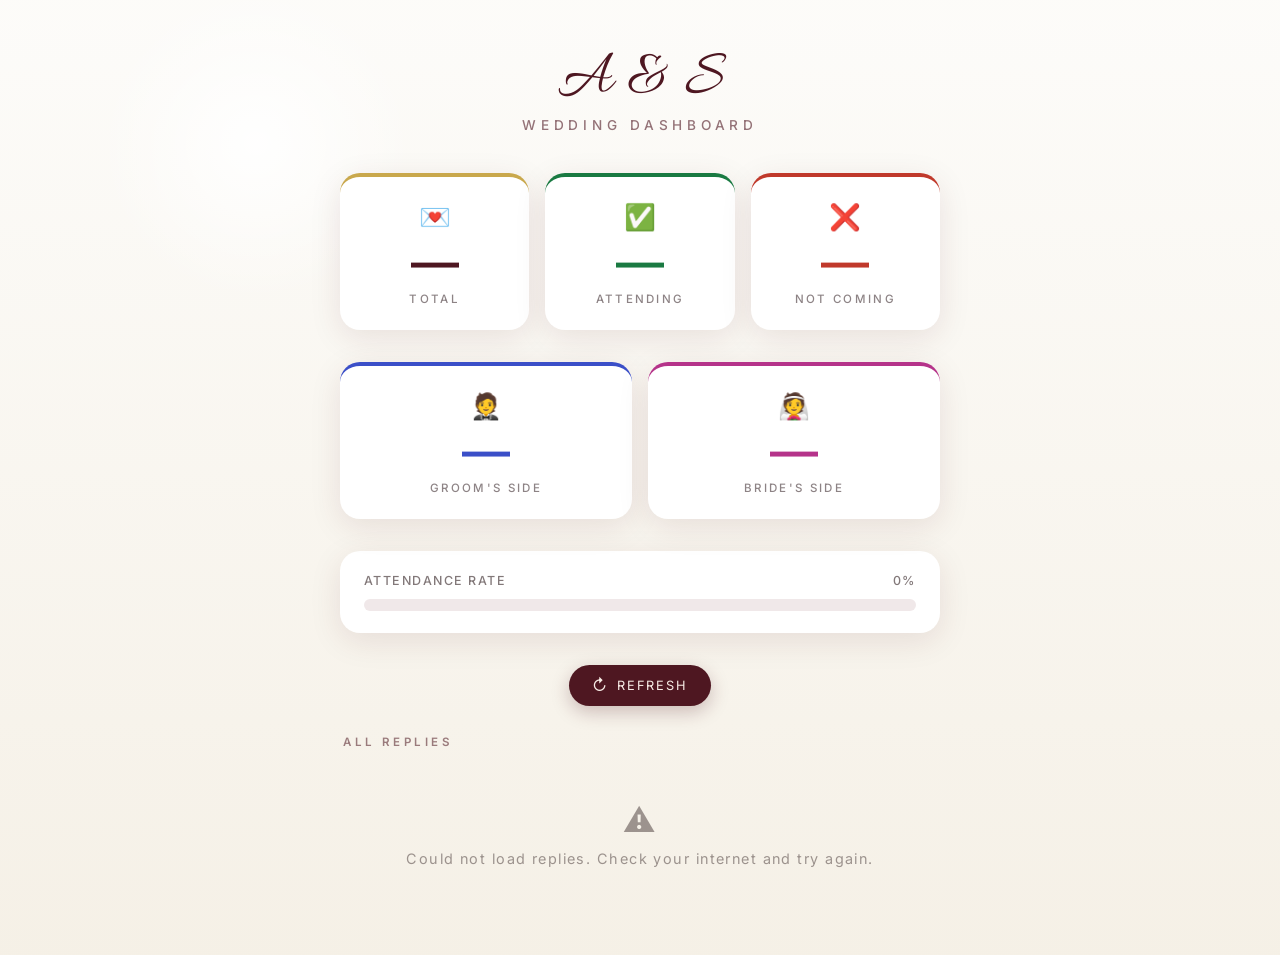
<file: admin.html>
<!DOCTYPE html>
<html lang="en">
<head>
    <meta charset="UTF-8">
    <meta name="viewport" content="width=device-width, initial-scale=1.0">
    <meta name="theme-color" content="#4e1721">
    <title>Admin — Ahmed &amp; Salma</title>
    <link rel="preconnect" href="https://fonts.googleapis.com">
    <link rel="preconnect" href="https://fonts.gstatic.com" crossorigin>
    <link rel="stylesheet" href="https://fonts.googleapis.com/css2?family=Allura&family=Inter:wght@400;500;600&display=swap">
    <style>
        *, *::before, *::after {
            margin: 0; padding: 0;
            box-sizing: border-box;
            -webkit-font-smoothing: antialiased;
        }

        :root {
            --maroon:   #4e1721;
            --maroon-l: #7a2c38;
            --gold:     #c9a84c;
            --cream:    #f7f4ec;
            --yes-bg:   #eaf7ef;
            --yes-clr:  #1a7a42;
            --no-bg:    #fdecea;
            --no-clr:   #c0392b;
            --groom-bg: #eef2ff;
            --groom-clr:#3b4fc8;
            --bride-bg: #fdf0f8;
            --bride-clr:#b5338a;
            --card-bg:  #fff;
            --shadow:   0 8px 32px rgba(78,23,33,0.10);
        }

        body {
            font-family: 'Inter', 'Georgia', serif;
            background: var(--cream);
            background-image:
                radial-gradient(circle at 20% 15%, rgba(255,255,255,0.9), transparent 12%),
                linear-gradient(180deg, rgba(255,255,255,0.7), rgba(245,240,230,0.95) 100%);
            min-height: 100vh;
            padding: clamp(1.5rem, 5vw, 3rem) clamp(1rem, 4vw, 2rem);
            color: #2f1e20;
        }

        /* ── Header ─────────────────────────────────────── */
        .admin-header {
            text-align: center;
            margin-bottom: clamp(1.5rem, 4vw, 2.5rem);
        }

        .admin-header .crest {
            font-family: 'Allura', cursive;
            font-size: clamp(2.8rem, 10vw, 4rem);
            color: var(--maroon);
            line-height: 1;
            margin-bottom: 0.3rem;
        }

        .admin-header h1 {
            font-family: 'Inter', sans-serif;
            font-size: clamp(0.7rem, 2.5vw, 0.85rem);
            letter-spacing: 0.35em;
            text-transform: uppercase;
            color: rgba(78,23,33,0.6);
            font-weight: 500;
        }

        /* ── Stat Cards ──────────────────────────────────── */
        .stats-grid {
            display: grid;
            grid-template-columns: repeat(3, 1fr);
            gap: clamp(0.6rem, 2vw, 1rem);
            max-width: 600px;
            margin: 0 auto clamp(1.5rem, 4vw, 2rem);
        }

        .stats-grid-sides {
            display: grid;
            grid-template-columns: repeat(2, 1fr);
            gap: clamp(0.6rem, 2vw, 1rem);
            max-width: 600px;
            margin: 0 auto clamp(1.5rem, 4vw, 2rem);
        }

        .stat-card {
            background: var(--card-bg);
            border-radius: 20px;
            padding: clamp(1rem, 3vw, 1.5rem) clamp(0.75rem, 2vw, 1rem);
            text-align: center;
            box-shadow: var(--shadow);
            border-top: 4px solid transparent;
            transition: transform 0.25s ease, box-shadow 0.25s ease;
        }

        .stat-card:hover {
            transform: translateY(-4px);
            box-shadow: 0 16px 40px rgba(78,23,33,0.15);
        }

        .stat-card.total  { border-color: var(--gold); }
        .stat-card.yes    { border-color: var(--yes-clr); }
        .stat-card.no     { border-color: var(--no-clr); }
        .stat-card.groom  { border-color: var(--groom-clr); }
        .stat-card.bride  { border-color: var(--bride-clr); }

        .stat-number {
            font-family: 'Inter', sans-serif;
            font-size: clamp(2rem, 8vw, 3rem);
            font-weight: 600;
            line-height: 1;
            margin-bottom: 0.35rem;
        }

        .stat-card.total  .stat-number { color: var(--maroon); }
        .stat-card.yes    .stat-number { color: var(--yes-clr); }
        .stat-card.no     .stat-number { color: var(--no-clr); }
        .stat-card.groom  .stat-number { color: var(--groom-clr); }
        .stat-card.bride  .stat-number { color: var(--bride-clr); }

        .stat-label {
            font-size: clamp(0.6rem, 2vw, 0.72rem);
            letter-spacing: 0.2em;
            text-transform: uppercase;
            color: rgba(47,30,32,0.55);
            font-weight: 500;
        }

        .stat-icon {
            font-size: clamp(1.2rem, 4vw, 1.6rem);
            margin-bottom: 0.4rem;
            display: block;
        }

        /* ── Progress Bar ────────────────────────────────── */
        .progress-card {
            max-width: 600px;
            margin: 0 auto clamp(1.5rem, 4vw, 2rem);
            background: var(--card-bg);
            border-radius: 20px;
            padding: clamp(1rem, 3vw, 1.4rem) clamp(1rem, 3vw, 1.5rem);
            box-shadow: var(--shadow);
        }

        .progress-label {
            display: flex;
            justify-content: space-between;
            font-size: 0.78rem;
            letter-spacing: 0.12em;
            text-transform: uppercase;
            color: rgba(47,30,32,0.6);
            margin-bottom: 0.65rem;
            font-weight: 500;
        }

        .progress-bar-track {
            height: 12px;
            border-radius: 999px;
            background: #f0e8e9;
            overflow: hidden;
        }

        .progress-bar-fill {
            height: 100%;
            border-radius: 999px;
            background: linear-gradient(90deg, var(--yes-clr), #27ae60);
            width: 0%;
            transition: width 1s cubic-bezier(0.34, 1.56, 0.64, 1);
        }

        /* ── Refresh Button ──────────────────────────────── */
        .controls {
            display: flex;
            justify-content: center;
            gap: 0.75rem;
            max-width: 600px;
            margin: 0 auto clamp(1.2rem, 3vw, 1.8rem);
        }

        .btn-refresh {
            display: inline-flex;
            align-items: center;
            gap: 0.5rem;
            padding: 0.65rem 1.4rem;
            border-radius: 999px;
            border: none;
            background: var(--maroon);
            color: #f7ece6;
            font-family: 'Inter', sans-serif;
            font-size: 0.8rem;
            letter-spacing: 0.15em;
            text-transform: uppercase;
            cursor: pointer;
            box-shadow: 0 6px 18px rgba(78,23,33,0.25);
            transition: transform 0.2s ease, box-shadow 0.2s ease, background 0.2s ease;
        }

        .btn-refresh:hover {
            transform: translateY(-2px);
            box-shadow: 0 10px 24px rgba(78,23,33,0.3);
            background: var(--maroon-l);
        }

        .btn-refresh:active { transform: translateY(0); }

        .btn-refresh.spinning .refresh-icon { animation: spin 0.7s linear infinite; }

        @keyframes spin { to { transform: rotate(360deg); } }

        .refresh-icon { display: inline-block; font-size: 1rem; }

        /* ── Last updated ────────────────────────────────── */
        .last-updated {
            text-align: center;
            font-size: 0.72rem;
            letter-spacing: 0.1em;
            color: rgba(47,30,32,0.4);
            margin-bottom: clamp(1.2rem, 3vw, 1.8rem);
        }

        /* ── Replies List ────────────────────────────────── */
        .section-title {
            max-width: 600px;
            margin: 0 auto 0.8rem;
            font-size: 0.72rem;
            letter-spacing: 0.3em;
            text-transform: uppercase;
            color: rgba(78,23,33,0.55);
            font-weight: 600;
            padding-left: 0.2rem;
        }

        .admin-list {
            display: grid;
            gap: 0.75rem;
            max-width: 600px;
            margin: 0 auto;
        }

        .reply-card {
            background: var(--card-bg);
            border-radius: 18px;
            padding: 1rem 1.2rem;
            box-shadow: var(--shadow);
            display: grid;
            grid-template-columns: 1fr auto;
            align-items: center;
            gap: 0.5rem;
            border-left: 5px solid transparent;
            transition: transform 0.2s ease;
            opacity: 0;
            transform: translateY(10px);
            animation: cardIn 0.4s ease forwards;
        }

        .reply-card:hover { transform: translateY(-2px); }

        .reply-card.attending     { border-color: var(--yes-clr); }
        .reply-card.not-attending { border-color: var(--no-clr);  }

        @keyframes cardIn {
            to { opacity: 1; transform: translateY(0); }
        }

        .reply-name {
            font-weight: 600;
            font-size: 0.95rem;
            color: #2f1e20;
            letter-spacing: 0.02em;
        }

        .reply-time {
            font-size: 0.72rem;
            color: rgba(47,30,32,0.45);
            margin-top: 0.2rem;
            letter-spacing: 0.05em;
        }

        .reply-badge {
            padding: 0.28rem 0.75rem;
            border-radius: 999px;
            font-size: 0.7rem;
            font-weight: 600;
            letter-spacing: 0.12em;
            text-transform: uppercase;
            white-space: nowrap;
        }

        .badge-yes {
            background: var(--yes-bg);
            color: var(--yes-clr);
        }

        .badge-no {
            background: var(--no-bg);
            color: var(--no-clr);
        }

        .badge-groom {
            background: var(--groom-bg);
            color: var(--groom-clr);
        }

        .badge-bride {
            background: var(--bride-bg);
            color: var(--bride-clr);
        }

        .reply-card-badges {
            display: flex;
            flex-direction: column;
            align-items: flex-end;
            gap: 0.35rem;
        }

        /* ── Empty / Error states ────────────────────────── */
        .state-msg {
            text-align: center;
            padding: 2.5rem 1rem;
            color: rgba(47,30,32,0.45);
            font-size: 0.9rem;
            letter-spacing: 0.1em;
        }

        .state-msg .emoji { font-size: 2rem; display: block; margin-bottom: 0.6rem; }
    </style>
</head>
<body>

    <!-- Header -->
    <div class="admin-header">
        <div class="crest">A &amp; S</div>
        <h1>Wedding Dashboard</h1>
    </div>

    <!-- Stat counters -->
    <div class="stats-grid">
        <div class="stat-card total">
            <span class="stat-icon">💌</span>
            <div class="stat-number" id="count-total">—</div>
            <div class="stat-label">Total</div>
        </div>
        <div class="stat-card yes">
            <span class="stat-icon">✅</span>
            <div class="stat-number" id="count-yes">—</div>
            <div class="stat-label">Attending</div>
        </div>
        <div class="stat-card no">
            <span class="stat-icon">❌</span>
            <div class="stat-number" id="count-no">—</div>
            <div class="stat-label">Not Coming</div>
        </div>
    </div>

    <!-- Side counters -->
    <div class="stats-grid-sides">
        <div class="stat-card groom">
            <span class="stat-icon">🤵</span>
            <div class="stat-number" id="count-groom">—</div>
            <div class="stat-label">Groom's Side</div>
        </div>
        <div class="stat-card bride">
            <span class="stat-icon">👰</span>
            <div class="stat-number" id="count-bride">—</div>
            <div class="stat-label">Bride's Side</div>
        </div>
    </div>

    <!-- Progress bar -->
    <div class="progress-card">
        <div class="progress-label">
            <span>Attendance Rate</span>
            <span id="progress-pct">0%</span>
        </div>
        <div class="progress-bar-track">
            <div class="progress-bar-fill" id="progress-bar"></div>
        </div>
    </div>

    <!-- Controls -->
    <div class="controls">
        <button class="btn-refresh" id="btn-refresh" onclick="loadReplies()">
            <span class="refresh-icon" id="refresh-icon">↻</span>
            Refresh
        </button>
    </div>

    <div class="last-updated" id="last-updated"></div>

    <!-- Replies list -->
    <div class="section-title">All Replies</div>
    <div id="admin-replies" class="admin-list">
        <div class="state-msg"><span class="emoji">⏳</span>Loading replies…</div>
    </div>

    <script src="config.js" defer></script>
    <script>
        const $ = id => document.getElementById(id);

        function isAttending(response) {
            return (response || '').toLowerCase().includes('yes');
        }

        function formatTime(iso) {
            if (!iso) return '—';
            try {
                return new Date(iso).toLocaleString('en-GB', {
                    day: 'numeric', month: 'short', year: 'numeric',
                    hour: '2-digit', minute: '2-digit'
                });
            } catch { return iso; }
        }

        function animateNumber(el, target) {
            const duration = 800;
            const start = performance.now();
            const from = parseInt(el.textContent) || 0;
            function step(now) {
                const p = Math.min((now - start) / duration, 1);
                const eased = 1 - Math.pow(1 - p, 3); // ease-out-cubic
                el.textContent = Math.round(from + (target - from) * eased);
                if (p < 1) requestAnimationFrame(step);
            }
            requestAnimationFrame(step);
        }

        function updateStats(replies) {
            const total = replies.length;
            const yes   = replies.filter(r => isAttending(r.response)).length;
            const no    = total - yes;
            const pct   = total > 0 ? Math.round((yes / total) * 100) : 0;

            const groomCount = replies.filter(r =>
                (r.side || '').toLowerCase().includes('groom')
            ).length;
            const brideCount = replies.filter(r =>
                (r.side || '').toLowerCase().includes('bride')
            ).length;

            animateNumber($('count-total'), total);
            animateNumber($('count-yes'),   yes);
            animateNumber($('count-no'),    no);
            animateNumber($('count-groom'), groomCount);
            animateNumber($('count-bride'), brideCount);

            $('progress-pct').textContent = pct + '%';
            // Small delay so the bar animates after paint
            setTimeout(() => {
                $('progress-bar').style.width = pct + '%';
            }, 100);
        }

        function renderReplies(replies) {
            const listEl = $('admin-replies');

            if (!replies.length) {
                listEl.innerHTML = '<div class="state-msg"><span class="emoji">💬</span>No replies yet.</div>';
                return;
            }

            // Most recent first
            const sorted = [...replies].sort((a, b) =>
                new Date(b.submittedAt || 0) - new Date(a.submittedAt || 0)
            );

            listEl.innerHTML = sorted.map((reply, i) => {
                const attending = isAttending(reply.response);
                const sideRaw   = (reply.side || '').toLowerCase();
                const isGroom   = sideRaw.includes('groom');
                const isBride   = sideRaw.includes('bride');
                const sideBadge = isGroom
                    ? `<span class="reply-badge badge-groom">🤵 Groom</span>`
                    : isBride
                    ? `<span class="reply-badge badge-bride">👰 Bride</span>`
                    : '';
                return `
                <div class="reply-card ${attending ? 'attending' : 'not-attending'}"
                     style="animation-delay:${i * 55}ms">
                    <div>
                        <div class="reply-name">${reply.name || '—'}</div>
                        <div class="reply-time">${formatTime(reply.submittedAt)}</div>
                    </div>
                    <div class="reply-card-badges">
                        <span class="reply-badge ${attending ? 'badge-yes' : 'badge-no'}">
                            ${attending ? '✓ Coming' : '✗ Can\'t make it'}
                        </span>
                        ${sideBadge}
                    </div>
                </div>`;
            }).join('');
        }

        async function loadReplies() {
            const btn     = $('btn-refresh');
            const listEl  = $('admin-replies');

            btn.classList.add('spinning');
            listEl.innerHTML = '<div class="state-msg"><span class="emoji">⏳</span>Loading…</div>';

            try {
                let replies = [];
                const hasUrl = typeof GOOGLE_SCRIPT_URL !== 'undefined'
                    && GOOGLE_SCRIPT_URL
                    && GOOGLE_SCRIPT_URL !== 'YOUR_GOOGLE_SCRIPT_WEB_APP_URL';

                if (!hasUrl) {
                    replies = JSON.parse(localStorage.getItem('wedding_replies') || '[]');
                    await new Promise(r => setTimeout(r, 400)); // simulate load
                } else {
                    const res = await fetch(GOOGLE_SCRIPT_URL + '?t=' + Date.now());
                    if (!res.ok) throw new Error('Network error');
                    replies = await res.json();
                }

                updateStats(replies);
                renderReplies(replies);
                $('last-updated').textContent =
                    'Last updated: ' + new Date().toLocaleTimeString('en-GB');

            } catch (err) {
                console.error(err);
                listEl.innerHTML = '<div class="state-msg"><span class="emoji">⚠️</span>Could not load replies. Check your internet and try again.</div>';
            } finally {
                btn.classList.remove('spinning');
            }
        }

        document.addEventListener('DOMContentLoaded', loadReplies);
    </script>
</body>
</html>
</file>
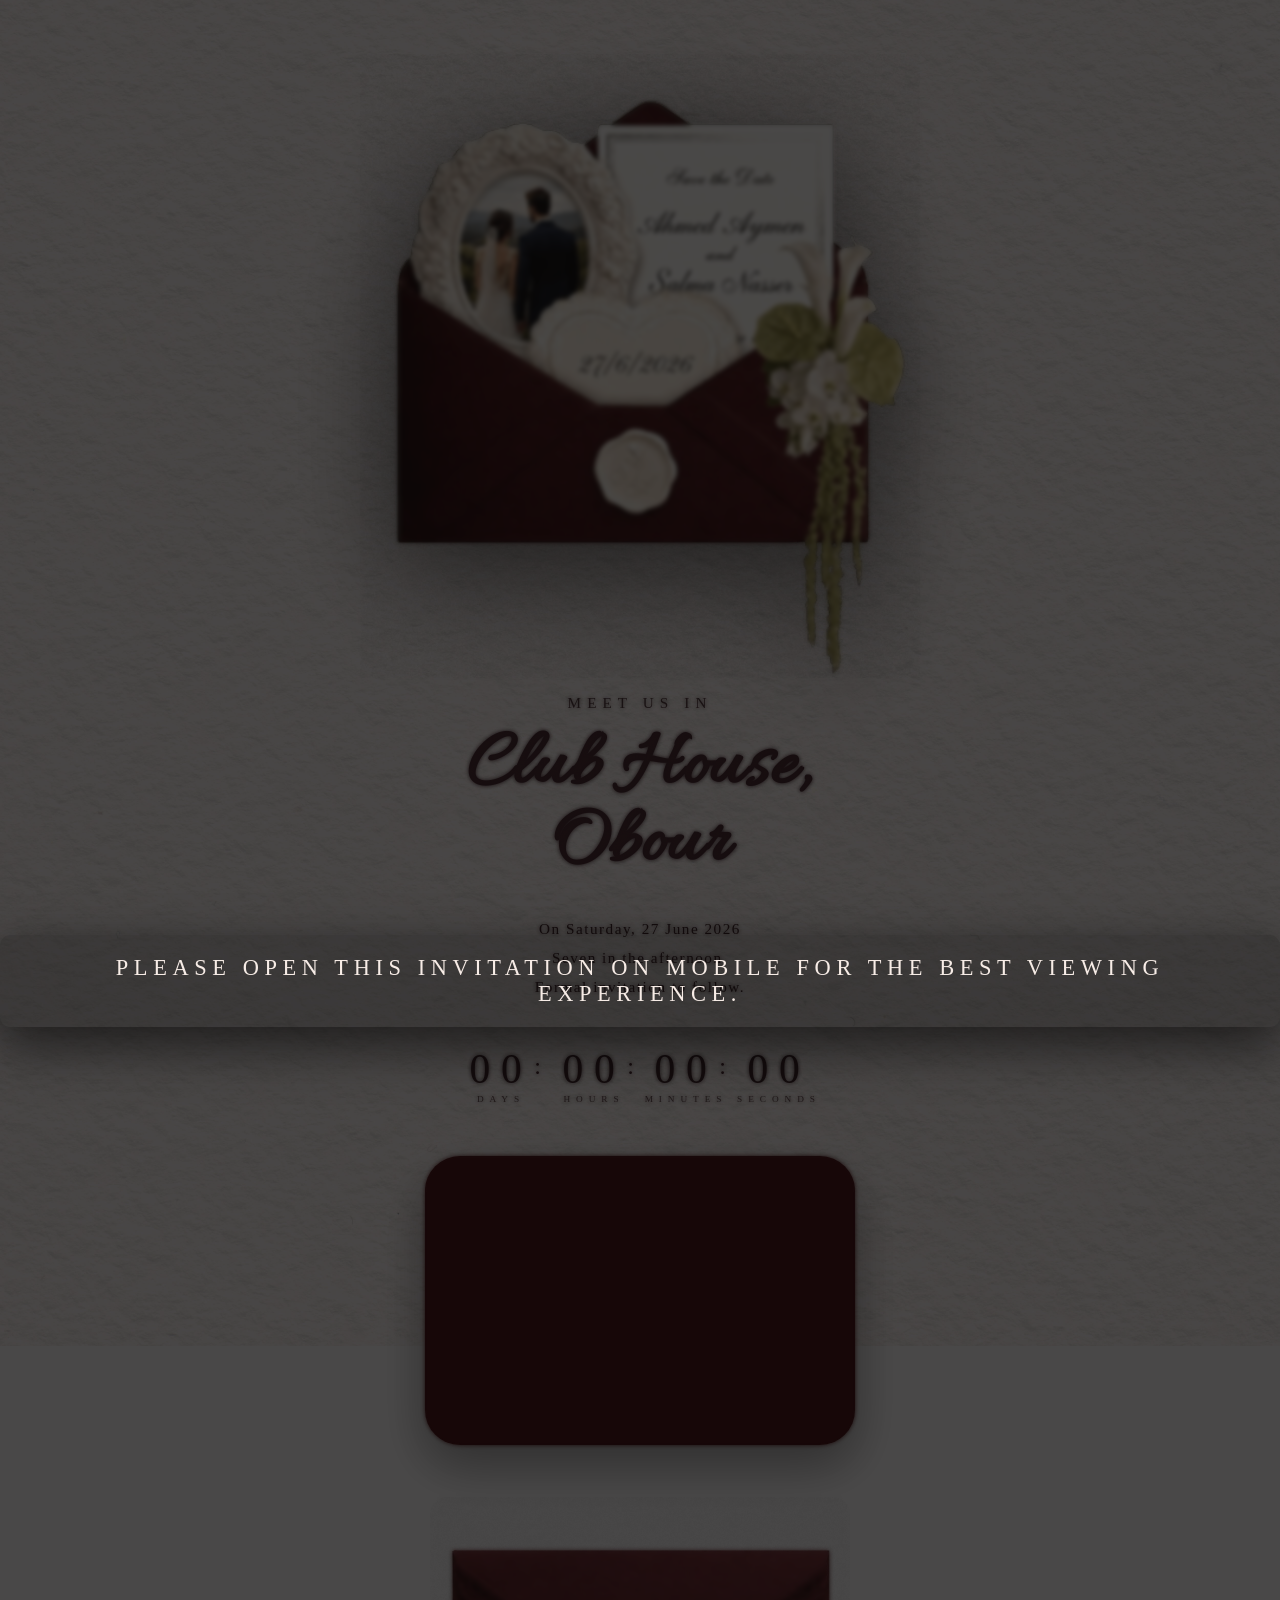
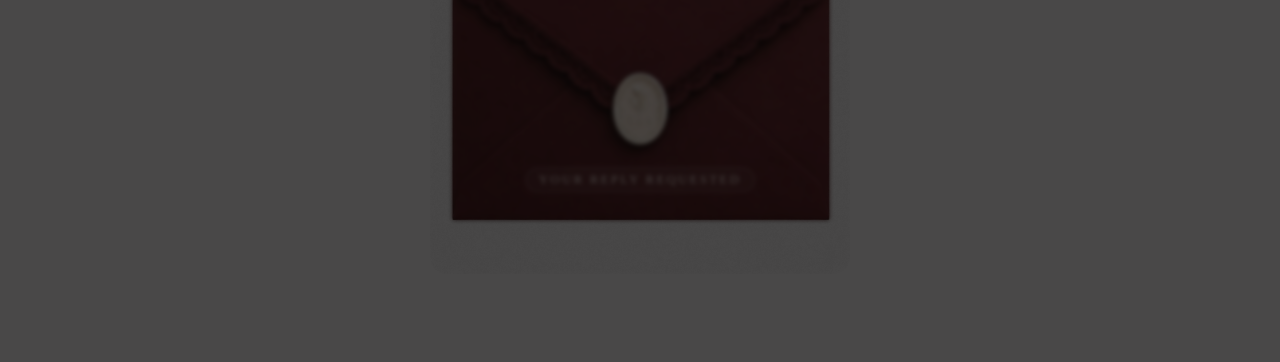
<file: invitation.html>
<!DOCTYPE html>
<html lang="en">
<head>
    <meta charset="UTF-8">
    <meta name="viewport" content="width=device-width, initial-scale=1.0">
    <meta name="theme-color" content="#4e1721">
    <title>Ahmed &amp; Salma - Invitation</title>
    <!-- Preconnect to font providers -->
    <link rel="preconnect" href="https://fonts.googleapis.com">
    <link rel="preconnect" href="https://fonts.gstatic.com" crossorigin>
    <!-- Load Allura (script font used heavily) -->
    <link rel="stylesheet" href="https://fonts.googleapis.com/css2?family=Allura&display=swap">
    <!-- Preconnect to Google Maps -->
    <link rel="preconnect" href="https://maps.googleapis.com">
    <link rel="preconnect" href="https://maps.gstatic.com" crossorigin>
    <link rel="stylesheet" href="style.css">
</head>
<body class="invite-page">
    <div class="invite-container">
        <div class="invite-image-wrapper">
            <img src="images/441928f1053f4322a49a8645e5bef7c0-removebg-preview.png" alt="Invitation preview" class="invite-image" decoding="async" fetchpriority="high">
        </div>
        <div class="invite-copy-overlay">
            <p class="invite-copy-label">Meet us in</p>
            <h1 class="invite-copy-title">Club House, Obour</h1>
            <br>
            <div class="invite-copy-details">
                <p>On Saturday, 27 June 2026</p>
                <p>Seven in the afternoon.</p>
                <p>Formal invitation to follow.</p>
            </div>
            <br>
            <br>
            <div class="invite-countdown">
                <div class="countdown-item"><span class="countdown-number" id="days">16</span><span class="countdown-label">Days</span></div>
                <div class="countdown-item"><span class="countdown-number" id="hours">06</span><span class="countdown-label">Hours</span></div>
                <div class="countdown-item"><span class="countdown-number" id="minutes">23</span><span class="countdown-label">Minutes</span></div>
                <div class="countdown-item"><span class="countdown-number" id="seconds">43</span><span class="countdown-label">Seconds</span></div>
            </div>
            <br>
            <br>
            <div class="invite-map-card">
                <div class="invite-map-embed-wrapper">
                    <iframe class="invite-map-embed" src="https://www.google.com/maps/embed?pb=!1m18!1m12!1m3!1d3449.023191076362!2d31.479876200000003!3d30.179331500000004!2m3!1f0!2f0!3f0!3m2!1i1024!2i768!4f13.1!3m3!1m2!1s0x14581af77e1f5913%3A0x87d807fc6a3cf979!2sGolf%20City%20Club!5e0!3m2!1sen!2seg!4v1781093483512!5m2!1sen!2seg" width="600" height="450" style="border:0;" allowfullscreen="" loading="lazy" referrerpolicy="no-referrer-when-downgrade"></iframe>
                </div>
            </div>
            <br>
            <br>
            <div class="invite-footer-image-wrapper">
                <img src="images/ChatGPT_Image_Jun_10__2026__02_50_03_PM-removebg-preview.png" alt="Invitation accent" class="invite-footer-image" loading="lazy" decoding="async">
                <button class="invite-footer-caption" id="reply-requested-button">Your Reply Requested</button>
            </div>
        </div>
    </div>
    <div class="reply-modal-overlay" id="reply-modal-overlay">
        <div class="reply-modal">
            <button class="reply-modal-close" id="reply-modal-close" aria-label="Close popup">×</button>
            <h2>Reply Requested</h2>
            <p>Please let us know if you will be able to join the celebration. Your response is appreciated.</p>
            <div class="reply-success-message" id="reply-success-message" hidden>
                Thank you! We got your response.
            </div>
            <form id="reply-form">
                <label class="reply-field-label">Name
                    <input type="text" name="name" id="reply-name" required class="reply-input" placeholder="Your name">
                </label>
                <div class="reply-side-container">
                    <span class="toggle-title">You are joining from</span>
                    <div class="reply-side-buttons">
                        <button type="button" class="reply-side-btn active" id="side-groom" data-side="groom">
                            🤵 Groom's Side
                        </button>
                        <button type="button" class="reply-side-btn" id="side-bride" data-side="bride">
                            👰 Bride's Side
                        </button>
                    </div>
                </div>
                <div class="reply-toggle-container">
                    <span class="toggle-title">Will you attend?</span>
                    <label class="attendance-switch">
                        <input type="checkbox" id="reply-attendance" checked>
                        <span class="attendance-slider"></span>
                    </label>
                    <span id="attendance-label" class="attendance-label">Yes, I'll be there!</span>
                </div>
                <button class="reply-modal-action" type="submit">Send Reply</button>
            </form>
        </div>
    </div>
    <div class="desktop-overlay" aria-hidden="true">
        <div class="desktop-overlay-inner">
            <p>Please open this invitation on mobile for the best viewing experience.</p>
        </div>
    </div>
    <!-- Background Music -->
    <audio id="bg-music" src="audio/mm.mp3" loop preload="auto"></audio>

    <script src="config.js" defer></script>
    <script src="script.js" defer></script>
</body>
</html>
</file>
<file: style.css>
*, *::before, *::after {
    margin: 0;
    padding: 0;
    box-sizing: border-box;
    /* Smooth font rendering on mobile */
    -webkit-font-smoothing: antialiased;
    -moz-osx-font-smoothing: grayscale;
}

body {
    font-family: 'Georgia', serif;
    overflow-x: hidden;
    background: #f7f4ec;
    background-image:
        radial-gradient(circle at 20% 15%, rgba(255,255,255,0.92), transparent 12%),
        radial-gradient(circle at 80% 10%, rgba(255,255,255,0.85), transparent 10%),
        radial-gradient(circle at 50% 55%, rgba(255,255,255,0.7), transparent 18%),
        linear-gradient(180deg, rgba(255,255,255,0.8), rgba(245,240,230,0.95) 30%, rgba(240,235,220,0.95) 100%);
    background-blend-mode: overlay, overlay, screen, normal;
}

.container {
    width: 100%;
    min-height: 100vh;
    display: flex;
    align-items: center;
    justify-content: center;
}

/* Envelope wrapper */
.envelope-wrapper {
    width: 100%;
    height: 100vh;
    position: relative;
    background: url('images/2bmapex8m9rmw0cyp3pt8yf3sr_result_0.png') center/cover no-repeat;
    box-shadow: inset 0 0 0 1px rgba(255,255,255,0.15), 0 25px 80px rgba(0,0,0,0.18);
    opacity: 0;
    transition: opacity 0.8s ease;
    will-change: opacity;
    contain: layout style;
}

body.bg-loaded .envelope-wrapper {
    opacity: 1;
}

.invitation-text {
    position: absolute;
    top: clamp(6rem, 18vh, 12rem);
    left: 50%;
    transform: translateX(-50%);
    text-align: center;
    color: #f7ece6;
    text-shadow: 0 2px 12px rgba(0, 0, 0, 0.45);
    padding: 0 clamp(0.75rem, 4vw, 2rem);
    width: 94vw;
}

.invitation-text .subtitle {
    font-family: 'Georgia', serif;
    font-size: clamp(0.75rem, 2.5vw, 1rem);
    letter-spacing: clamp(0.2em, 1vw, 0.35em);
    text-transform: uppercase;
    margin-bottom: 0.6rem;
    opacity: 0;
    transform: translateY(12px);
    animation: fadeUp 1.2s ease-out forwards;
    animation-play-state: paused;
}

body.bg-loaded .invitation-text .subtitle {
    animation-play-state: running;
}

.invitation-text h1 {
    font-family: 'Allura', 'Great Vibes', 'Palace Script MT', 'Brush Script MT', cursive;
    font-size: clamp(3rem, 13vw, 5.2rem);
    line-height: 0.9;
    margin: 0;
    letter-spacing: 0.04em;
    opacity: 0;
    transform: translateY(20px) scale(0.95);
    text-shadow: 0 2px 14px rgba(0, 0, 0, 0.38);
    font-weight: 400;
    animation: popIn 1.4s ease-out forwards 0.5s, glow 4s ease-in-out infinite 2s;
    animation-fill-mode: forwards;
    animation-play-state: paused;
    will-change: opacity, transform;
}

body.bg-loaded .invitation-text h1 {
    animation-play-state: running;
}

/* Centered action below the flower (upgraded animations) */
.center-action {
    position: absolute;
    bottom: clamp(3rem, 8vh, 6rem);
    left: 50%;
    transform: translateX(-50%);
    text-align: center;
    color: #f7ece6;
    opacity: 0;
    pointer-events: auto;
    animation: fadeInBottom 1s cubic-bezier(.2,.8,.2,1) 0.9s forwards;
    will-change: opacity, transform;
    animation-play-state: paused;
    white-space: nowrap;
}

body.bg-loaded .center-action {
    animation-play-state: running;
}

@keyframes fadeInBottom {
    from { opacity: 0; transform: translateX(-50%) translateY(12px) scale(0.995); }
    to   { opacity: 1; transform: translateX(-50%) translateY(0) scale(1); }
}

.center-action-inner {
    display: inline-block;
    padding: 0.6rem 1.2rem;
    border-radius: 8px;
    background: rgba(0,0,0,0.06);
    backdrop-filter: blur(2px);
    transform: translateY(0) translateZ(0);
    animation: float 4s cubic-bezier(.25,.8,.25,1) 1.6s infinite;
    transition: transform 280ms cubic-bezier(.2,.8,.2,1), box-shadow 280ms ease;
    position: relative;
    overflow: hidden;
    will-change: transform;
    cursor: pointer;
}

.center-action-inner::after {
    content: "";
    position: absolute;
    top: -40%;
    left: -30%;
    width: 60%;
    height: 180%;
    background: linear-gradient(120deg, rgba(255,255,255,0) 0%, rgba(255,255,255,0.12) 50%, rgba(255,255,255,0) 100%);
    transform: skewX(-20deg) translateX(-100%);
    pointer-events: none;
    filter: blur(6px);
    animation: sheen 3.2s ease-in-out 2s infinite;
    opacity: 0.9;
}

.center-action p {
    margin: 0;
    font-family: 'Georgia', serif;
    font-size: clamp(0.75rem, 3vw, 1.05rem);
    letter-spacing: clamp(0.2em, 1vw, 0.35em);
    text-transform: uppercase;
    color: #f7ece6;
    text-shadow: 0 1px 4px rgba(0,0,0,0.45);
}

.center-action-inner:hover {
    transform: translateY(-6px) scale(1.03);
    box-shadow: 0 16px 34px rgba(0,0,0,0.45);
}

@keyframes fadeIn {
    from { opacity: 0; transform: translateY(12px) scale(0.995); }
    to { opacity: 1; transform: translateY(0) scale(1); }
}

@keyframes float {
    0% { transform: translateY(0) translateZ(0); }
    30% { transform: translateY(-4px) translateZ(0); }
    60% { transform: translateY(3px) translateZ(0); }
    100% { transform: translateY(0) translateZ(0); }
}

@keyframes sheen {
    0% { transform: skewX(-20deg) translateX(-120%); opacity: 0; }
    10% { opacity: 0; }
    45% { transform: skewX(-20deg) translateX(120%); opacity: 0.9; }
    100% { transform: skewX(-20deg) translateX(120%); opacity: 0; }
}

@keyframes fadeUp {
    to {
        opacity: 1;
        transform: translateY(0);
    }
}

@keyframes popIn {
    0% {
        opacity: 0;
        transform: translateY(20px) scale(0.95);
    }
    60% {
        opacity: 1;
        transform: translateY(-6px) scale(1.02);
    }
    100% {
        opacity: 1;
        transform: translateY(0) scale(1);
    }
}

@keyframes glow {
    0% {
        text-shadow: 0 2px 12px rgba(0, 0, 0, 0.45), 0 0 10px rgba(255, 255, 255, 0.08);
    }
    50% {
        text-shadow: 0 2px 16px rgba(0, 0, 0, 0.45), 0 0 18px rgba(255, 255, 255, 0.16);
    }
    100% {
        text-shadow: 0 2px 12px rgba(0, 0, 0, 0.45), 0 0 10px rgba(255, 255, 255, 0.08);
    }
}

/* =====================================================
   RESPONSIVE DESIGN — Mobile-first fluid approach
   clamp() handles all screen sizes automatically.
   Breakpoints only for layout structural changes.
   ===================================================== */

/* Very small phones (< 360px e.g. iPhone SE 1st gen) */
@media (max-width: 359px) {
    .invitation-text {
        top: clamp(4rem, 14vh, 8rem);
        width: 98vw;
    }
    .invitation-text h1 {
        font-size: clamp(2.4rem, 14vw, 3.4rem);
    }
    .center-action-inner {
        padding: 0.45rem 0.9rem;
    }
}

/* Small phones (360px – 480px — most Android & iPhone SE 2) */
@media (min-width: 360px) and (max-width: 480px) {
    .invitation-text {
        top: clamp(5rem, 16vh, 10rem);
        width: 96vw;
    }
    .invitation-text h1 {
        font-size: clamp(2.8rem, 13vw, 3.8rem);
    }
}

/* Standard phones (480px – 600px — iPhone 14, Pixel) */
@media (min-width: 480px) and (max-width: 600px) {
    .invitation-text {
        top: clamp(6rem, 18vh, 11rem);
        width: 92vw;
    }
    .invitation-text h1 {
        font-size: clamp(3rem, 11vw, 4.2rem);
    }
}

/* Large phones / small tablets (600px – 768px) */
@media (min-width: 600px) and (max-width: 768px) {
    .invitation-text {
        top: clamp(7rem, 18vh, 12rem);
        width: 88vw;
    }
    .invitation-text h1 {
        font-size: clamp(3.4rem, 9vw, 5rem);
    }
}

/* Desktop-only overlay: encourage mobile viewing */
.desktop-overlay {
    display: none;
}

.desktop-blocked .container,
.desktop-blocked .invite-container {
    filter: blur(6px) saturate(0.9);
    pointer-events: none;
    user-select: none;
}

.desktop-blocked .reply-modal-overlay {
    display: none !important;
}

.desktop-blocked .desktop-overlay {
    display: flex !important;
    pointer-events: auto;
}

@media (min-width: 769px) {
    .container {
        filter: blur(6px) saturate(0.9);
        pointer-events: none;
        user-select: none;
    }

    .desktop-overlay {
        display: flex;
        position: fixed;
        inset: 0;
        align-items: center;
        justify-content: center;
        background: rgba(4,2,2,0.72);
        z-index: 9999;
        backdrop-filter: blur(2px);
    }

    .desktop-overlay-inner {
        color: #f7ece6;
        font-family: 'Georgia', serif;
        font-size: 1.4rem;
        letter-spacing: 0.25em;
        text-transform: uppercase;
        text-align: center;
        padding: 1.25rem 1.75rem;
        border-radius: 10px;
        background: rgba(0,0,0,0.18);
        box-shadow: 0 18px 50px rgba(0,0,0,0.6);
        transform: translateY(8px) scale(0.995);
        opacity: 0;
        animation: overlayIn 0.9s cubic-bezier(.2,.8,.2,1) 0.2s forwards;
    }

    .desktop-overlay-inner p { margin: 0; }

    @keyframes overlayIn {
        to { transform: translateY(0) scale(1); opacity: 1; }
    }
}

@keyframes pageReveal {
    from { opacity: 0; transform: translateY(18px); }
    to { opacity: 1; transform: translateY(0); }
}

@keyframes containerFade {
    from { opacity: 0; transform: translateY(16px); }
    to { opacity: 1; transform: translateY(0); }
}

@keyframes overlayFade {
    from { opacity: 0; transform: translateY(18px); }
    to { opacity: 1; transform: translateY(0); }
}

@keyframes detailFade {
    from { opacity: 0; transform: translateY(8px); }
    to { opacity: 1; transform: translateY(0); }
}

@keyframes titleGlow {
    0%, 100% { text-shadow: 0 1px 4px rgba(0,0,0,0.08); color: #4b2f35; }
    50% { text-shadow: 0 1px 16px rgba(255,255,255,0.32); color: #5e3d42; }
}

@keyframes imageFloat {
    0%, 100% { transform: translateY(0) scale(1); }
    50% { transform: translateY(-10px) scale(1.01); }
}

@keyframes countdownFade {
    from { opacity: 0; transform: translateY(10px); }
    to { opacity: 1; transform: translateY(0); }
}

@keyframes footerFloat {
    0%, 100% { transform: translateY(0); }
    50% { transform: translateY(-6px); }
}

@keyframes captionPulse {
    0%, 100% { transform: translate(-50%, -50%) scale(1); opacity: 1; }
    50% { transform: translate(-50%, -50%) scale(1.03); opacity: 0.92; }
}

/* Invitation destination page styles */
.invite-page {
    min-height: 100vh;
    display: flex;
    align-items: flex-start;
    justify-content: center;
    padding: clamp(2rem, 6vh, 4.5rem) clamp(0.5rem, 3vw, 1.5rem) clamp(3rem, 8vh, 5rem);
    background: url('images/olga-thelavart-vS3idIiYxX0-unsplash.jpg') center/cover no-repeat fixed;
    animation: pageReveal 1.1s ease-out forwards;
}

.invite-container {
    width: min(96vw, 560px);
    padding: 0;
    display: flex;
    flex-direction: column;
    align-items: center;
    justify-content: flex-start;
    background: transparent;
    box-shadow: none;
    border: none;
    border-radius: 0;
    background-image: none;
    opacity: 0;
    animation: containerFade 1s ease-out 0.25s forwards;
    transition: filter 0.4s ease, transform 0.4s ease;
}

.invite-image-wrapper {
    position: relative;
    width: 100%;
    display: flex;
    align-items: center;
    justify-content: center;
}

.invite-copy-overlay {
    position: relative;
    top: auto;
    left: auto;
    transform: none;
    display: flex;
    flex-direction: column;
    align-items: center;
    justify-content: center;
    padding: clamp(0.5rem, 2vw, 1rem);
    color: #422c30;
    text-align: center;
    width: 100%;
    max-width: min(96vw, 520px);
    white-space: normal;
    opacity: 0;
    margin-top: 0;
    animation: overlayFade 1.2s ease-out 0.5s forwards;
}

.invite-copy-title {
    animation: titleGlow 4s ease-in-out infinite 1.2s;
    font-size: clamp(2.4rem, 10vw, 5rem) !important;
}

.invite-copy-details p {
    opacity: 0;
    animation: detailFade 1s ease-out 1.4s forwards;
}

.invite-footer-image-wrapper {
    position: relative;
    display: flex;
    justify-content: center;
    margin-top: 1rem;
}

.invite-footer-caption {
    position: absolute;
    top: 75%;
    left: 50%;
    transform: translate(-50%, -50%);
    padding: 0.25rem 0.8rem;
    border-radius: 999px;
    background: rgba(255, 255, 255, 0.06);
    color: #f7ece6;
    font-family: 'Georgia', serif;
    font-size: clamp(0.65rem, 1.6vw, 0.8rem);
    letter-spacing: 0.18em;
    text-transform: uppercase;
    text-align: center;
    z-index: 6;
    white-space: nowrap;
    border: 1px solid rgba(247, 236, 230, 0.25);
    cursor: pointer;
    backdrop-filter: blur(2px);
    transition: transform 0.4s cubic-bezier(0.175, 0.885, 0.32, 1.275), 
                background-color 0.3s ease, 
                border-color 0.3s ease, 
                letter-spacing 0.3s ease, 
                box-shadow 0.3s ease;
}

.invite-footer-caption:hover {
    transform: translate(-50%, -50%) scale(1.08);
    background-color: rgba(255, 255, 255, 0.16);
    border-color: rgba(247, 236, 230, 0.7);
    letter-spacing: 0.22em;
    box-shadow: 0 8px 20px rgba(0, 0, 0, 0.25);
}

.reply-modal-overlay {
    position: fixed;
    inset: 0;
    display: none;
    align-items: flex-end;
    justify-content: center;
    z-index: 9999;
}

.reply-modal-overlay.active {
    display: flex;
    animation: overlayFadeIn 0.35s ease forwards;
}

.reply-modal {
    position: relative;
    width: 100%;
    max-width: 480px;
    max-height: calc(100vh - 60px);
    padding: 2.6rem 1.6rem 2rem;
    border-radius: 28px 28px 0 0;
    background: rgba(255, 255, 255, 0.98);
    box-shadow: 0 -10px 40px rgba(0,0,0,0.15);
    text-align: center;
    color: #2f1e20;
    overflow-y: auto;
    scrollbar-width: thin;
    transform: translateY(100%);
}

.reply-modal::before {
    content: "";
    position: absolute;
    top: 10px;
    left: 50%;
    transform: translateX(-50%);
    width: 44px;
    height: 5px;
    background: rgba(78, 23, 27, 0.15);
    border-radius: 999px;
}

.reply-modal-overlay.active .reply-modal {
    animation: slideUpSheet 0.35s cubic-bezier(0.16, 1, 0.3, 1) forwards;
}

@keyframes overlayFadeIn {
    from {
        background: rgba(0, 0, 0, 0);
        backdrop-filter: blur(0px);
    }
    to {
        background: rgba(0, 0, 0, 0.45);
        backdrop-filter: blur(4px);
    }
}

@keyframes slideUpSheet {
    from {
        transform: translateY(100%);
    }
    to {
        transform: translateY(0);
    }
}

.reply-modal::-webkit-scrollbar {
    width: 8px;
}

.reply-modal::-webkit-scrollbar-thumb {
    background: rgba(78, 23, 27, 0.25);
    border-radius: 999px;
}

.reply-modal h2 {
    margin: 0 0 0.75rem;
    font-family: 'Georgia', serif;
    font-size: 1.2rem;
    letter-spacing: 0.14em;
    text-transform: uppercase;
}

.reply-modal p {
    margin: 0 0 1.2rem;
    font-family: 'Georgia', serif;
    font-size: 0.94rem;
    line-height: 1.5;
    color: rgba(47, 30, 33, 0.88);
}

.reply-success-message {
    margin: 0 0 1rem;
    padding: 1rem 1rem;
    border-radius: 18px;
    background: rgba(78, 23, 27, 0.08);
    color: #412a2c;
    font-family: 'Georgia', serif;
    font-size: 0.95rem;
    letter-spacing: 0.08em;
    text-transform: uppercase;
    text-align: center;
}

.reply-field-label {
    display: block;
    margin-bottom: 0.75rem;
    font-family: 'Georgia', serif;
    font-size: 0.8rem;
    letter-spacing: 0.24em;
    text-transform: uppercase;
    color: rgba(47, 30, 33, 0.8);
    text-align: left;
}

.reply-input,
.reply-textarea {
    width: 100%;
    border: 1px solid rgba(78, 23, 27, 0.24);
    border-radius: 18px;
    padding: 0.85rem 1rem;
    margin-top: 0.4rem;
    font-family: 'Georgia', serif;
    font-size: 0.9rem;
    color: #2f1e20;
    background: rgba(255, 255, 255, 0.96);
    resize: vertical;
}
/* Groom / Bride side selector */
.reply-side-container {
    display: flex;
    flex-direction: column;
    align-items: center;
    margin: 0 0 1rem;
    padding: 1.2rem;
    border-radius: 20px;
    background: rgba(78, 23, 27, 0.04);
    border: 1px dashed rgba(78, 23, 27, 0.15);
}

.reply-side-buttons {
    display: flex;
    gap: 0.6rem;
    margin-top: 0.75rem;
    width: 100%;
}

.reply-side-btn {
    flex: 1;
    padding: 0.7rem 0.5rem;
    border-radius: 999px;
    border: 1.5px solid rgba(78, 23, 27, 0.22);
    background: transparent;
    color: rgba(47, 30, 33, 0.75);
    font-family: 'Georgia', serif;
    font-size: 0.82rem;
    letter-spacing: 0.06em;
    cursor: pointer;
    transition: all 0.25s cubic-bezier(0.16, 1, 0.3, 1);
}

.reply-side-btn:hover {
    border-color: rgba(78, 23, 27, 0.5);
    background: rgba(78, 23, 27, 0.06);
    color: #4e1721;
}

.reply-side-btn.active {
    background: #4e1721;
    border-color: #4e1721;
    color: #f7ece6;
    box-shadow: 0 6px 18px rgba(78, 23, 27, 0.28);
}

.reply-toggle-container {
    display: flex;
    flex-direction: column;
    align-items: center;
    margin: 1.5rem 0;
    padding: 1.2rem;
    border-radius: 20px;
    background: rgba(78, 23, 27, 0.04);
    border: 1px dashed rgba(78, 23, 27, 0.15);
}

.toggle-title {
    font-family: 'Georgia', serif;
    font-size: 0.85rem;
    letter-spacing: 0.2em;
    text-transform: uppercase;
    color: rgba(47, 30, 33, 0.85);
    margin-bottom: 0.8rem;
}

.attendance-switch {
    position: relative;
    display: inline-block;
    width: 68px;
    height: 38px;
    margin-bottom: 0.6rem;
}

.attendance-switch input {
    opacity: 0;
    width: 0;
    height: 0;
}

.attendance-slider {
    position: absolute;
    cursor: pointer;
    inset: 0;
    background-color: #d1c3be;
    transition: .4s cubic-bezier(0.16, 1, 0.3, 1);
    border-radius: 34px;
    border: 1px solid rgba(78, 23, 27, 0.1);
}

.attendance-slider:before {
    position: absolute;
    content: "";
    height: 30px;
    width: 30px;
    left: 3px;
    bottom: 3px;
    background-color: white;
    transition: .4s cubic-bezier(0.16, 1, 0.3, 1);
    border-radius: 50%;
    box-shadow: 0 4px 10px rgba(78, 23, 27, 0.15);
}

.attendance-switch input:checked + .attendance-slider {
    background-color: #4e1721;
}

.attendance-switch input:checked + .attendance-slider:before {
    transform: translateX(30px);
}

.attendance-label {
    font-family: 'Georgia', serif;
    font-size: 0.95rem;
    font-weight: 500;
    color: #4e1721;
    transition: color 0.3s ease;
}

.attendance-label.not-attending {
    color: #8c7373;
}

.reply-modal-close,
.reply-modal-action {
    border: none;
    cursor: pointer;
    font-family: 'Georgia', serif;
}

.reply-modal-close {
    position: absolute;
    top: 1.1rem;
    right: 1.1rem;
    width: 2rem;
    height: 2rem;
    border-radius: 50%;
    background: rgba(78, 23, 27, 0.96);
    color: #f7ece6;
    font-size: 1.1rem;
    display: flex;
    align-items: center;
    justify-content: center;
}

.reply-modal-action {
    padding: 0.9rem 1.3rem;
    border-radius: 999px;
    background: #4e1721;
    color: #f7ece6;
    letter-spacing: 0.18em;
    text-transform: uppercase;
    box-shadow: 0 10px 22px rgba(78, 23, 27, 0.18);
}

body.modal-open .invite-container {
    filter: blur(5px) brightness(0.92);
    pointer-events: none;
}

body.modal-open .reply-modal-overlay {
    pointer-events: auto;
}

.invite-copy-label {
    margin: 0;
    font-family: 'Georgia', serif;
    font-size: 0.95rem;
    letter-spacing: 0.4em;
    text-transform: uppercase;
    color: rgba(55, 30, 35, 0.82);
}

.invite-copy-title {
    margin: 0;
    margin-top: clamp(0.75rem, 2vh, 1.5rem);
    font-family: 'Allura', 'Great Vibes', 'Palace Script MT', cursive;
    font-size: clamp(2.4rem, 10vw, 5rem);
    line-height: 0.96;
    color: #4b2f35;
    text-align: center;
    letter-spacing: 0.015em;
    text-shadow: 0 1px 4px rgba(0, 0, 0, 0.08);
}

.invite-copy-details {
    display: flex;
    flex-direction: column;
    align-items: center;
    gap: clamp(0.2rem, 1vh, 0.4rem);
    margin-top: clamp(0.5rem, 2vh, 1rem);
    padding: 0 clamp(0.5rem, 3vw, 1rem);
}

.invite-copy-details p {
    margin: 0;
    font-family: 'Georgia', serif;
    font-size: clamp(0.78rem, 3vw, 0.95rem);
    line-height: 1.5;
    color: rgba(55, 30, 35, 0.92);
    letter-spacing: clamp(0.05em, 0.5vw, 0.1em);
    text-transform: none;
}

.invite-countdown {
    display: flex;
    align-items: flex-start;
    justify-content: center;
    margin-top: clamp(0.5rem, 2vh, 0.9rem);
    width: min(100%, 520px);
    gap: clamp(0.4rem, 2vw, 0.8rem);
}

.countdown-item {
    display: flex;
    flex-direction: column;
    align-items: center;
    gap: 0.2rem;
    flex: 1;
    min-width: clamp(42px, 12vw, 60px);
    max-width: 80px;
    opacity: 0;
    transform: translateY(12px) scale(0.96);
    /* Animation triggered by JS IntersectionObserver via .in-view */
    transition: transform 0.3s cubic-bezier(0.16, 1, 0.3, 1);
    will-change: transform, opacity;
}

/* Default CSS animation for browsers without JS / IO support */
.countdown-item {
    animation: countdownItemFade 0.8s cubic-bezier(0.34, 1.56, 0.64, 1) forwards;
}

/* IntersectionObserver class — replaces the default animation */
.countdown-item.in-view {
    animation: countdownItemFade 0.8s cubic-bezier(0.34, 1.56, 0.64, 1) forwards;
}

.countdown-item:hover {
    transform: scale(1.08) translateY(-4px);
}

.countdown-item:nth-child(1) { animation-delay: 1.0s; }
.countdown-item:nth-child(2) { animation-delay: 1.1s; }
.countdown-item:nth-child(3) { animation-delay: 1.2s; }
.countdown-item:nth-child(4) { animation-delay: 1.3s; }

@keyframes countdownItemFade {
    to {
        opacity: 1;
        transform: translateY(0) scale(1);
    }
}

.countdown-number {
    position: relative;
    font-family: 'Georgia', serif;
    font-size: clamp(1.6rem, 7vw, 2.6rem);
    letter-spacing: clamp(0.1em, 1vw, 0.26em);
    color: #3f292d;
    line-height: 1;
}

.countdown-label {
    font-family: 'Georgia', serif;
    font-size: clamp(0.45rem, 1.8vw, 0.58rem);
    letter-spacing: clamp(0.2em, 2vw, 0.64em);
    text-transform: uppercase;
    color: rgba(55, 30, 35, 0.72);
}

.countdown-item:not(:last-child) .countdown-number::after {
    content: ':';
    position: absolute;
    right: clamp(-1.2rem, -3.5vw, -0.8rem);
    top: 0.3rem;
    font-size: clamp(1rem, 4vw, 1.5rem);
    color: #4b2f35;
}

.invite-image-wrapper {
    position: relative;
    width: 100%;
    display: flex;
    align-items: center;
    justify-content: center;
}

.invite-image-caption {
    position: absolute;
    top: 42%;
    left: 50%;
    transform: translate(-50%, -50%);
    padding: 0.5rem 1.2rem;
    border-radius: 999px;
    background: rgba(80, 28, 33, 0.9);
    color: #f5ece4;
    font-family: 'Georgia', serif;
    font-size: 1rem;
    letter-spacing: 0.24em;
    text-transform: uppercase;
    text-align: center;
    pointer-events: none;
    white-space: nowrap;
}

.invite-image {
    width: min(100%, 720px);
    max-width: 100%;
    display: block;
    margin: 0 auto;
    filter: drop-shadow(0 24px 56px rgba(0,0,0,0.32));
    animation: imageFloat 12s ease-in-out infinite;
    will-change: transform;
    /* Avoid layout recalc during float animation */
    transform: translateZ(0);
}
.invite-map-card {
    width: min(100%, 430px);
    border-radius: clamp(16px, 5vw, 35px);
    background: rgba(78, 23, 27, 0.96);
    box-shadow: 0 20px 50px rgba(0,0,0,0.2);
    padding: clamp(0.5rem, 2vw, 0.9rem);
    margin-top: clamp(0.5rem, 2vh, 1rem);
    display: flex;
    justify-content: center;
}

.invite-map-embed-wrapper {
    display: flex;
    justify-content: center;
    width: 100%;
    padding: 0 0.25rem;
}

.invite-map-embed {
    width: 100%;
    max-width: 100%;
    height: clamp(180px, 45vw, 260px);
    border: none;
    border-radius: clamp(12px, 4vw, 22px);
}

.invite-footer-image-wrapper {
    display: flex;
    justify-content: center;
    margin-top: 1rem;
    animation: footerFloat 5.5s ease-in-out infinite 1s;
}

.invite-footer-caption {
    animation: captionPulse 3.5s ease-in-out infinite;
}

.invite-footer-image {
    width: min(100%, 420px);
    max-width: 100%;
    display: block;
    margin: 0 auto;
    border-radius: clamp(8px, 3vw, 16px);
    overflow: hidden;
}

/* =====================================================
   INVITATION PAGE — Fluid responsive (no fixed vh hacks)
   ===================================================== */

/* Very small phones */
@media (max-width: 359px) {
    .reply-modal {
        padding: 2rem 1rem 1.5rem;
    }
    .invite-footer-caption {
        font-size: 0.6rem;
        letter-spacing: 0.12em;
        padding: 0.2rem 0.6rem;
    }
    .invite-copy-label {
        font-size: 0.75rem;
        letter-spacing: 0.25em;
    }
}

/* Standard mobiles — tidy up modal and footer */
@media (max-width: 480px) {
    .reply-modal {
        max-width: 100%;
        border-radius: 24px 24px 0 0;
        padding: 2.2rem 1.2rem 1.8rem;
    }
    .invite-footer-caption {
        font-size: clamp(0.6rem, 2.5vw, 0.72rem);
    }
    .invite-copy-label {
        font-size: clamp(0.75rem, 3vw, 0.95rem);
    }
}

/* Tablets */
@media (min-width: 600px) {
    .invite-container {
        width: min(88vw, 560px);
    }
}

/* Splash Screen Styling */
.splash-screen {
    position: fixed;
    inset: 0;
    background: #4e1721;
    display: flex;
    align-items: center;
    justify-content: center;
    z-index: 10000;
    opacity: 1;
    transition: opacity 0.8s cubic-bezier(0.16, 1, 0.3, 1), visibility 0.8s;
    will-change: opacity;
    contain: layout style paint;
}

body.bg-loaded .splash-screen {
    opacity: 0;
    visibility: hidden;
    pointer-events: none;
}

.splash-content {
    text-align: center;
    color: #f7ece6;
}

.splash-crest {
    font-family: 'Allura', 'Great Vibes', 'Palace Script MT', cursive;
    font-size: clamp(4rem, 15vw, 6.5rem);
    font-weight: 400;
    line-height: 1;
    margin-bottom: 0.5rem;
    color: #dfba81;
    text-shadow: 0 0 20px rgba(223, 186, 129, 0.35);
    opacity: 0;
    transform: scale(0.9) translateY(10px) translateZ(0);
    animation: splashFadeIn 1.2s cubic-bezier(0.16, 1, 0.3, 1) 0.2s forwards,
               splashCrestGlow 3s ease-in-out infinite 1.4s;
    will-change: opacity, transform;
}

.splash-subtitle {
    font-family: 'Georgia', serif;
    font-size: 0.85rem;
    letter-spacing: 0.4em;
    text-transform: uppercase;
    color: #f7ece6;
    opacity: 0;
    margin-top: 0.5rem;
    transform: translateY(8px);
    animation: splashSubtitleIn 1.2s ease-out 0.5s forwards;
}

.splash-loader {
    width: 120px;
    height: 2px;
    background: rgba(247, 236, 230, 0.15);
    margin: 2rem auto 0;
    border-radius: 999px;
    overflow: hidden;
    position: relative;
}

.splash-loader-progress {
    width: 0%;
    height: 100%;
    background: #dfba81;
    box-shadow: 0 0 8px #dfba81;
    animation: loadProgress 2s cubic-bezier(0.22, 1, 0.36, 1) forwards;
}

@keyframes splashFadeIn {
    to {
        opacity: 1;
        transform: scale(1) translateY(0);
    }
}

@keyframes splashSubtitleIn {
    to {
        opacity: 0.8;
        transform: translateY(0);
    }
}

@keyframes splashCrestGlow {
    0%, 100% { text-shadow: 0 0 20px rgba(223, 186, 129, 0.35); }
    50% { text-shadow: 0 0 35px rgba(223, 186, 129, 0.65); }
}

@keyframes loadProgress {
    0% { width: 0%; }
    40% { width: 35%; }
    70% { width: 75%; }
    100% { width: 100%; }
}
</file>
